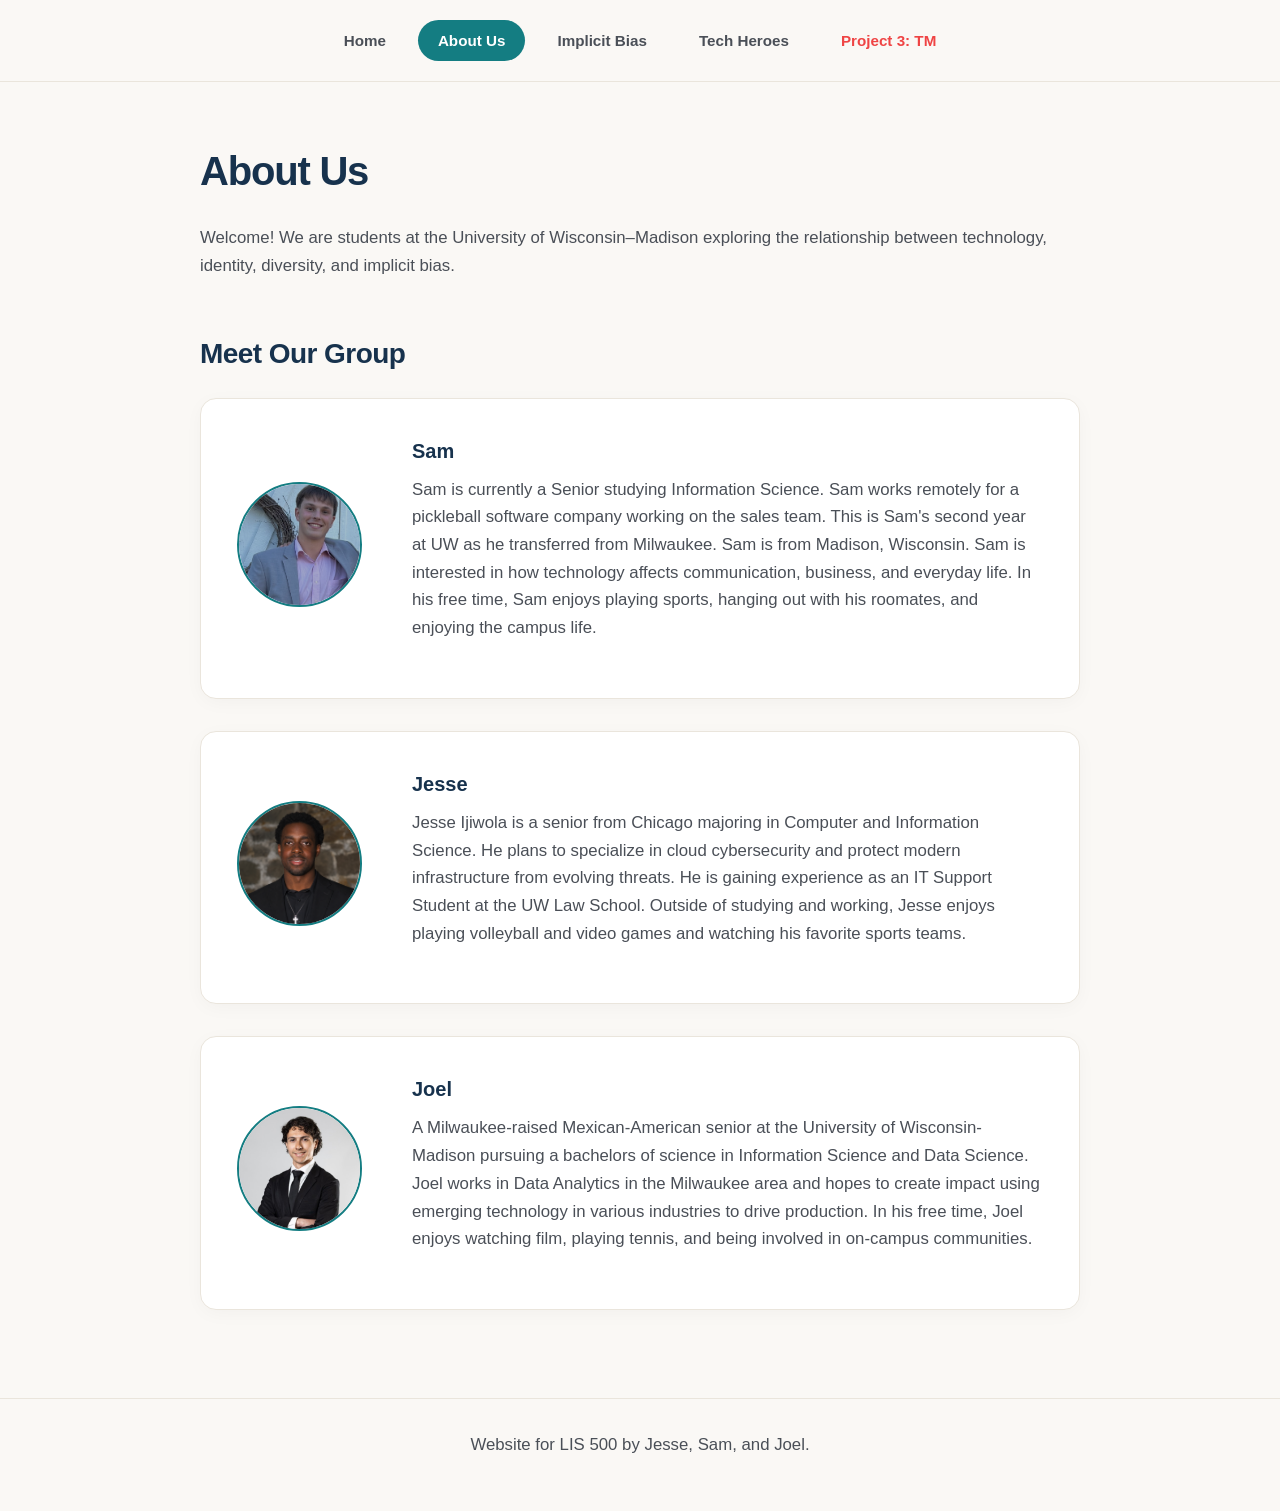
<file: about.html>
<!DOCTYPE html>
<html lang="en">

<head>
    <meta charset="UTF-8">
    <meta name="viewport" content="width=device-width, initial-scale=1.0">
    <title>About Us</title>
    <link rel="stylesheet" href="stylepage.css">
</head>

<body>

    <nav aria-label="Main navigation">
        <a href="index.html">Home</a>
        <a href="about.html" aria-current="page">About Us</a>
        <a href="implicitbias.html">Implicit Bias</a>
        <a href="techhero.html">Tech Heroes</a>
        <a href="Project 3 ML/index_project3.html" style="color: #ef4444;">Project 3: TM</a>
    </nav>

    <main>
        <h1>About Us</h1>

        <p>
            Welcome! We are students at the University of Wisconsin–Madison
            exploring the relationship between technology, identity, diversity,
            and implicit bias.
        </p>

        <h2>Meet Our Group</h2>

        <div class="team-member">
            <div class="member-photo">
                <img src="image0.png" alt="Portrait photo of Sam" class="circle-portrait sam-img">
            </div>
            <div class="member-info">
                <h3>Sam</h3>
                <p>
                    Sam is currently a Senior studying Information Science. Sam works remotely for a pickleball software company working on
                    the sales team. This is Sam's second year at UW as he transferred from Milwaukee. Sam is from Madison, Wisconsin. 
                    Sam is interested in how technology affects communication, business, and everyday life. 
                    In his free time, Sam enjoys playing sports, hanging out with his roomates, and enjoying the campus life.
                </p>
            </div>
        </div>

        <div class="team-member">
            <div class="member-photo">
                <img src="image2.png" alt="Portrait photo of Jesse" class="circle-portrait">
            </div>
            <div class="member-info">
                <h3>Jesse</h3>
                <p>
                    Jesse Ijiwola is a senior from Chicago majoring in Computer and Information Science. 
                    He plans to specialize in cloud cybersecurity and protect modern infrastructure from evolving threats. 
                    He is gaining experience as an IT Support Student at the UW Law School. 
                    Outside of studying and working, Jesse enjoys playing volleyball and video games and watching his favorite sports teams.
                </p>
            </div>
        </div>
            
        <div class="team-member">
            <div class="member-photo">
                <img src="image1.jpeg" alt="Portrait photo of Joel" class="circle-portrait">
            </div>
            <div class="member-info">
                <h3>Joel</h3>
                <p>
                    A Milwaukee-raised Mexican-American senior at the University of Wisconsin-Madison pursuing a bachelors of science in 
                    Information Science and Data Science. Joel works in Data Analytics in the Milwaukee area and 
                    hopes to create impact using emerging technology in various industries to drive production.  
                    In his free time, Joel enjoys watching film, playing tennis, and being involved in on-campus communities. 
                </p>
            </div>
        </div>

    </main>

      <footer>
        <p>Website for LIS 500 by Jesse, Sam, and Joel.</p>
    </footer>

    <!--
    ABOUT US PAGE
    This page introduces the members of our LIS 500 project group.
    It includes a short biography for each group member describing
    their academic background, interests, and experience. SW
    -->
</body>
</html>
</file>
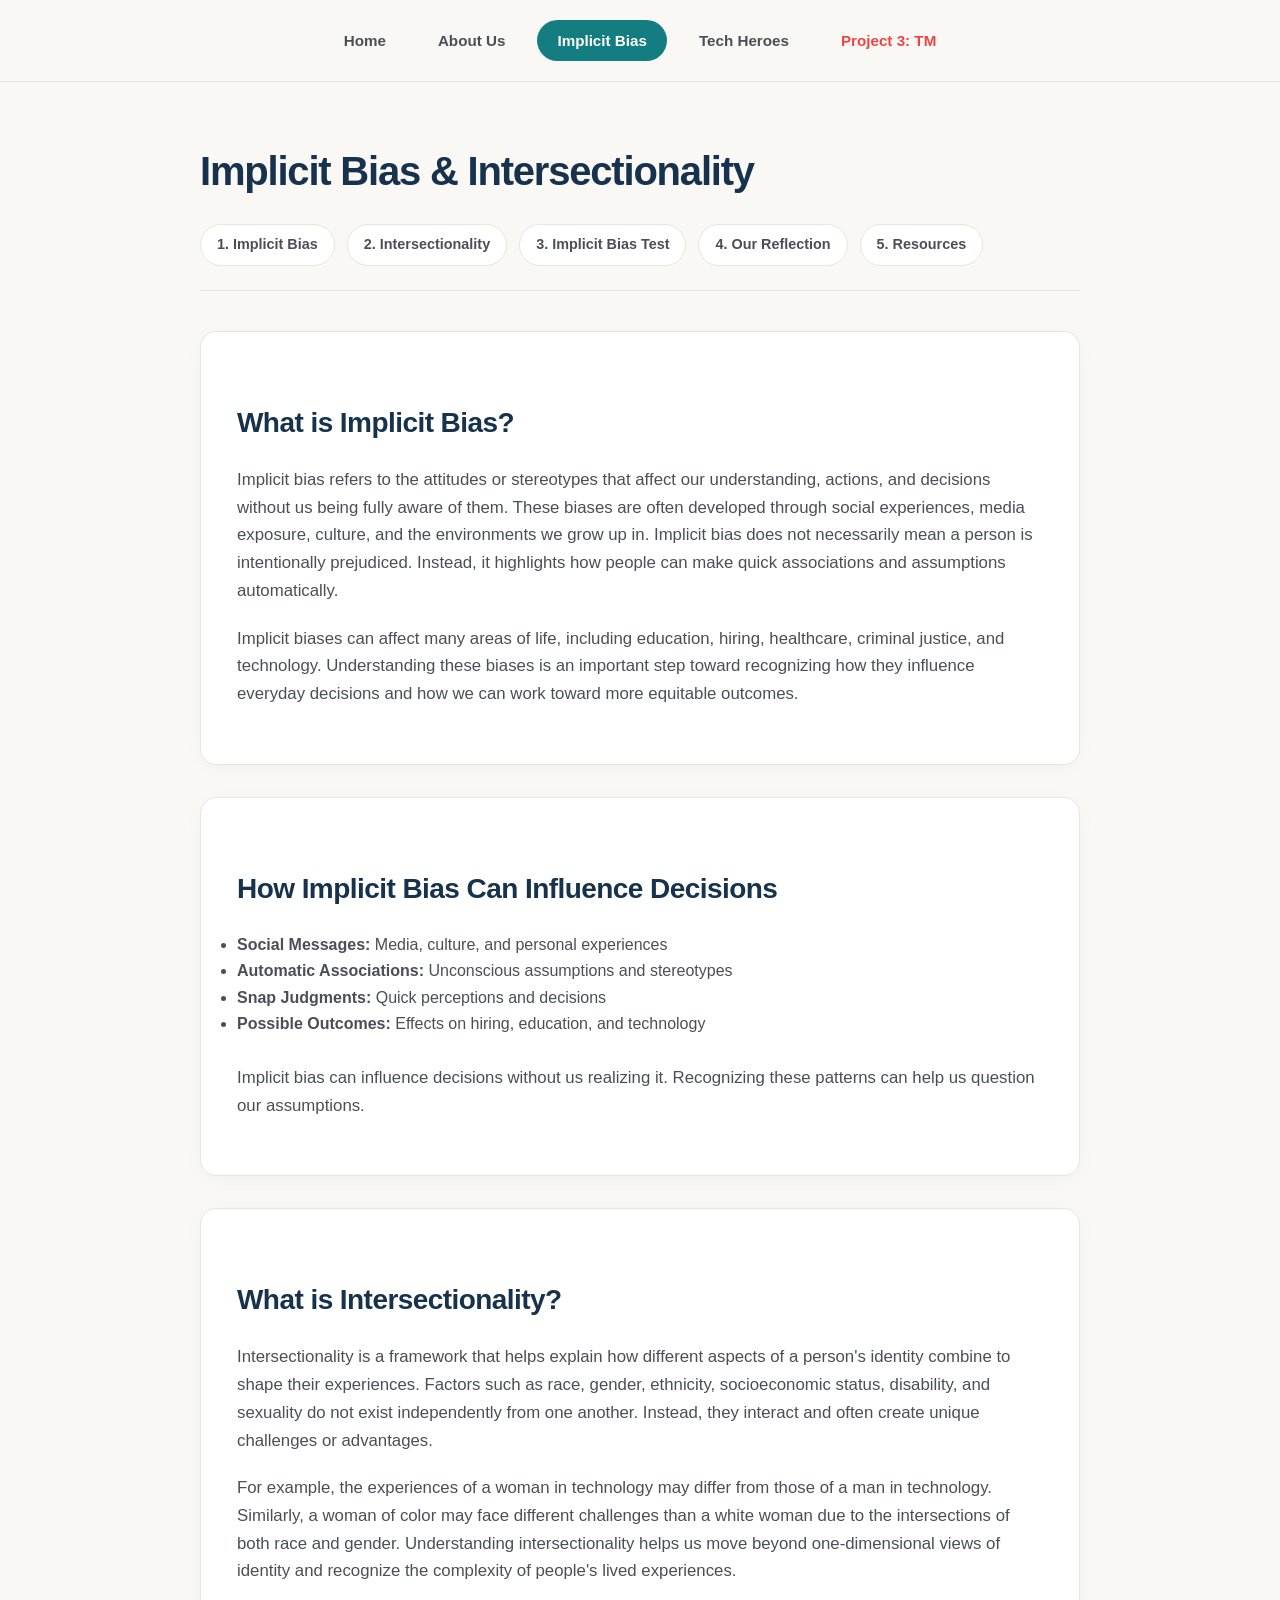
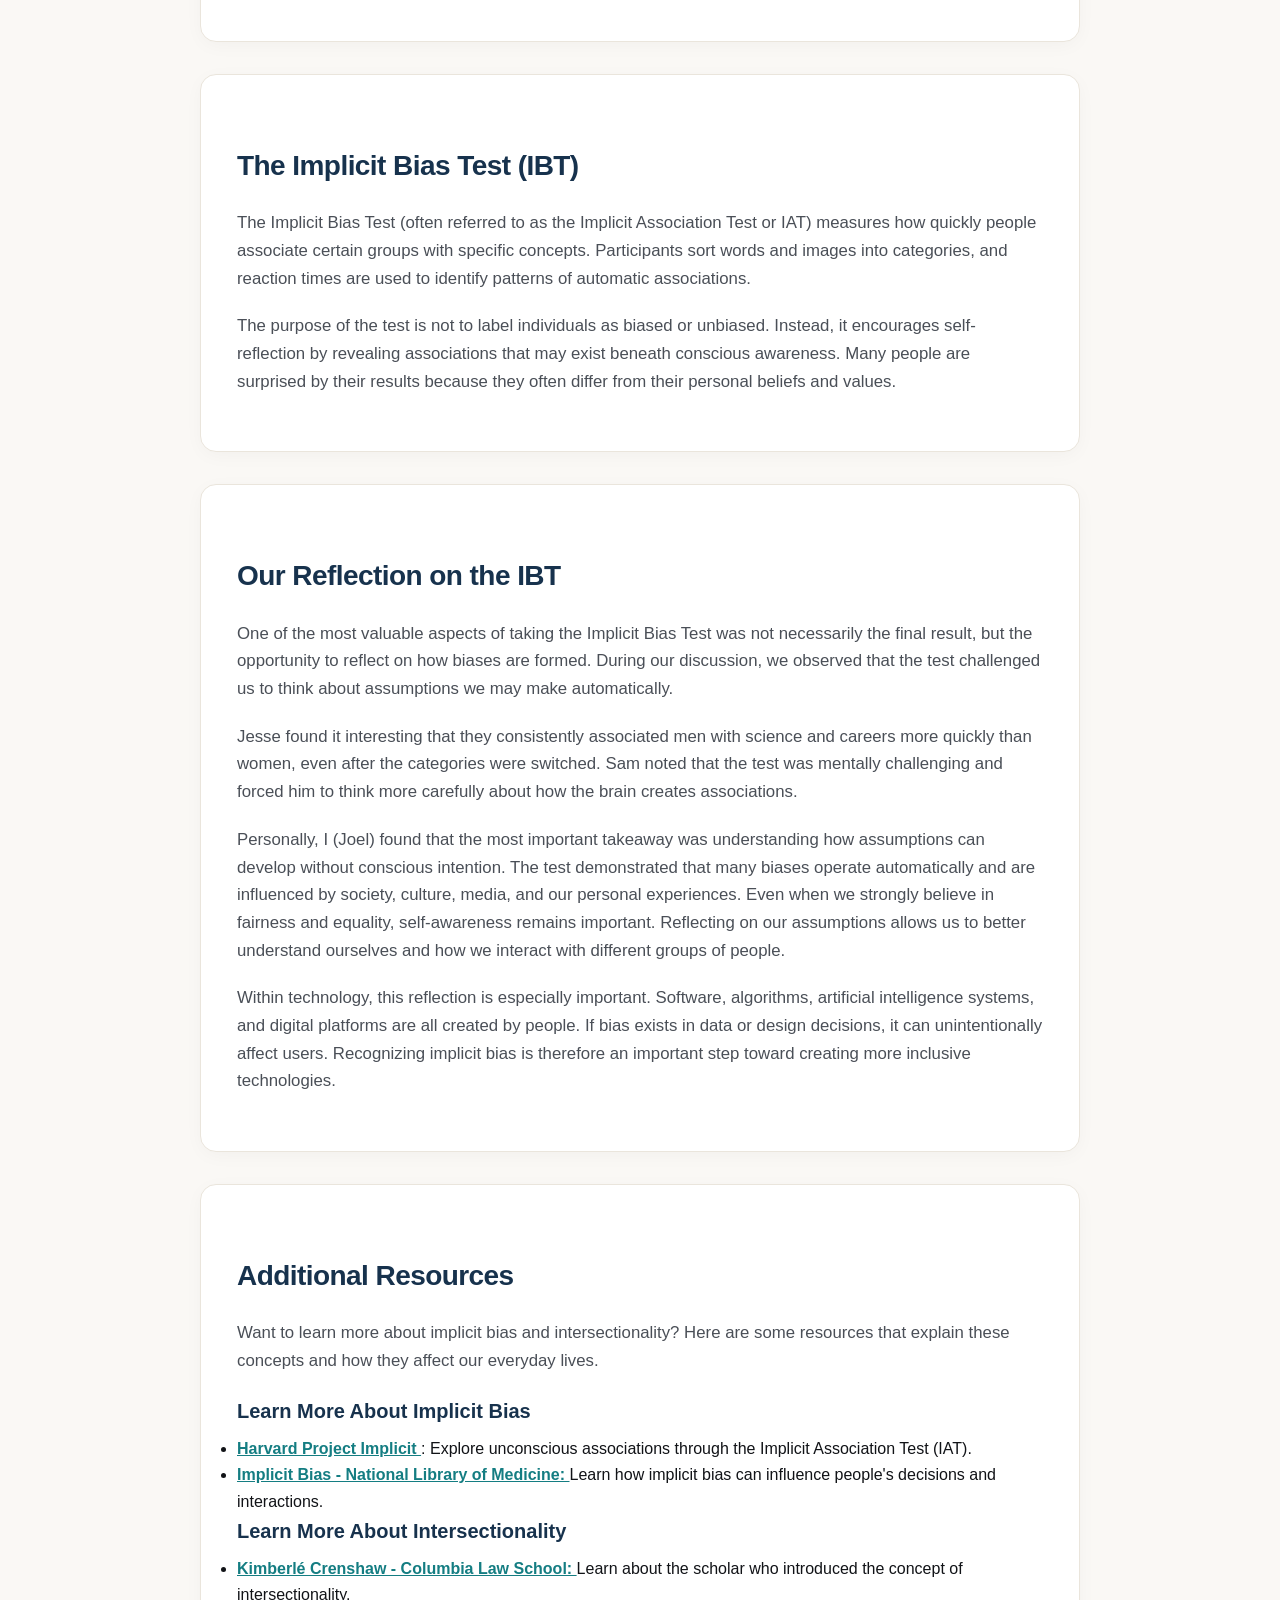
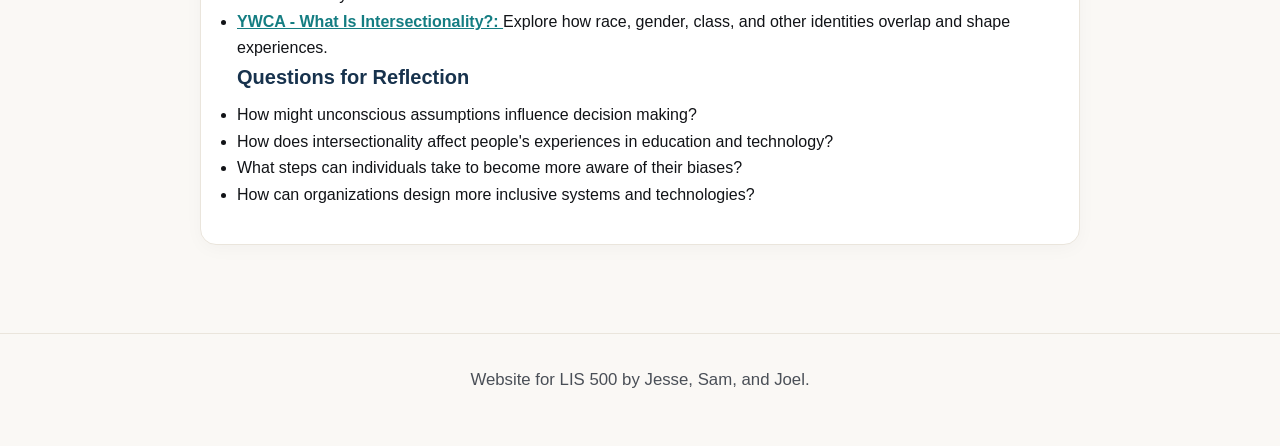
<file: implicitbias.html>
<!DOCTYPE html>
<html lang="en">
<head>
    <meta charset="UTF-8">
    <meta name="viewport" content="width=device-width, initial-scale=1.0">
    <title>Implicit Bias & Intersectionality</title>
    <link rel="stylesheet" href="stylepage.css">
</head>
<body>

    <nav aria-label="Main navigation">
        <a href="index.html">Home</a>
        <a href="about.html">About Us</a>
        <a href="implicitbias.html" aria-current="page">Implicit Bias</a>
        <a href="techhero.html">Tech Heroes</a>
        <a href="Project 3 ML/index_project3.html" style="color: #ef4444;">Project 3: TM</a>
    </nav>

    <main>
        <h1>Implicit Bias & Intersectionality</h1>

        <div class="section-links">
            <a href="#bias">1. Implicit Bias</a>
            <a href="#intersectionality">2. Intersectionality</a>
            <a href="#ibt">3. Implicit Bias Test</a>
            <a href="#reflection">4. Our Reflection</a>
            <a href="#resources">5. Resources</a>
        </div>

        <section id="bias">
            <h2>What is Implicit Bias?</h2>

            <p>
                Implicit bias refers to the attitudes or stereotypes that affect our understanding,
                actions, and decisions without us being fully aware of them. These biases are often
                developed through social experiences, media exposure, culture, and the environments
                we grow up in. Implicit bias does not necessarily mean a person is intentionally
                prejudiced. Instead, it highlights how people can make quick associations and
                assumptions automatically.
            </p>

            <p>
                Implicit biases can affect many areas of life, including education, hiring,
                healthcare, criminal justice, and technology. Understanding these biases is an
                important step toward recognizing how they influence everyday decisions and how
                we can work toward more equitable outcomes.
            </p>
        </section>

        <section id="diagram">
            <h2>How Implicit Bias Can Influence Decisions</h2>
            <ul>
                <li>
                    <strong>Social Messages:</strong> Media, culture, and personal experiences
                </li>
                <li>
                    <strong>Automatic Associations:</strong> Unconscious assumptions and stereotypes
                </li>
                <li>
                    <strong>Snap Judgments:</strong> Quick perceptions and decisions
                </li>
                <li>
                    <strong>Possible Outcomes:</strong> Effects on hiring, education, and technology
                </li>
            </ul>
            <br>
            <p>
                Implicit bias can influence decisions without us realizing it. Recognizing these patterns can help us question our assumptions.
            </p>
        </section>
            
        <section id="intersectionality">
            <h2>What is Intersectionality?</h2>

            <p>
                Intersectionality is a framework that helps explain how different aspects of a
                person's identity combine to shape their experiences. Factors such as race,
                gender, ethnicity, socioeconomic status, disability, and sexuality do not exist
                independently from one another. Instead, they interact and often create unique
                challenges or advantages.
            </p>

            <p>
                For example, the experiences of a woman in technology may differ from those of a
                man in technology. Similarly, a woman of color may face different challenges than
                a white woman due to the intersections of both race and gender. Understanding
                intersectionality helps us move beyond one-dimensional views of identity and
                recognize the complexity of people's lived experiences.
            </p>
        </section>

        <section id="ibt">
            <h2>The Implicit Bias Test (IBT)</h2>

            <p>
                The Implicit Bias Test (often referred to as the Implicit Association Test or IAT)
                measures how quickly people associate certain groups with specific concepts.
                Participants sort words and images into categories, and reaction times are used to
                identify patterns of automatic associations.
            </p>

            <p>
                The purpose of the test is not to label individuals as biased or unbiased.
                Instead, it encourages self-reflection by revealing associations that may exist
                beneath conscious awareness. Many people are surprised by their results because
                they often differ from their personal beliefs and values.
            </p>
        </section>

        <section id="reflection">
            <h2>Our Reflection on the IBT</h2>

            <p>
                One of the most valuable aspects of taking the Implicit Bias Test was not
                necessarily the final result, but the opportunity to reflect on how biases are
                formed. During our discussion, we observed that the test challenged us to think 
                about assumptions we may make automatically.
            </p>

            <p>
                Jesse found it interesting that they consistently associated men with
                science and careers more quickly than women, even after the categories were
                switched. Sam noted that the test was mentally challenging and forced him to
                think more carefully about how the brain creates associations.
            </p>

            <p>
                Personally, I (Joel) found that the most important takeaway was understanding how
                assumptions can develop without conscious intention. The test demonstrated that
                many biases operate automatically and are influenced by society, culture, media,
                and our personal experiences. Even when we strongly believe in fairness and
                equality, self-awareness remains important. Reflecting on our assumptions allows
                us to better understand ourselves and how we interact with different groups of
                people.
            </p>

            <p>
                Within technology, this reflection is especially important. Software, algorithms,
                artificial intelligence systems, and digital platforms are all created by people.
                If bias exists in data or design decisions, it can unintentionally affect users.
                Recognizing implicit bias is therefore an important step toward creating more
                inclusive technologies.
            </p>
        </section>

        <section id="resources">
            <h2>Additional Resources</h2>

            <p>
                Want to learn more about implicit bias and intersectionality?
                Here are some resources that explain these concepts and
                how they affect our everyday lives.
            </p>

            <h3>Learn More About Implicit Bias</h3>
            <ul>
                <li>
                    <a href="https://implicit.harvard.edu/implicit/"
                       target="_blank" rel="noopener noreferrer">
                        Harvard Project Implicit
                    </a>
                    : Explore unconscious associations through
                    the Implicit Association Test (IAT).
                </li>

                <li>
                    <a href="https://www.ncbi.nlm.nih.gov/sites/books/NBK589697/"
                       target="_blank" rel="noopener noreferrer">
                        Implicit Bias - National Library of Medicine:
                    </a>
                    Learn how implicit bias can influence
                    people's decisions and interactions.
                </li>
            </ul>

            <h3>Learn More About Intersectionality</h3>
            <ul>
                <li>
                    <a href="https://www.law.columbia.edu/faculty/kimberle-w-crenshaw"
                       target="_blank" rel="noopener noreferrer">
                        Kimberlé Crenshaw - Columbia Law School:
                    </a>
                    Learn about the scholar who introduced
                    the concept of intersectionality.
                </li>

                <li>
                    <a href="https://www.ywcaworks.org/blogs/ywca/what-is-intersectionality"
                       target="_blank" rel="noopener noreferrer">
                        YWCA - What Is Intersectionality?:
                    </a>
                    Explore how race, gender, class, and other
                    identities overlap and shape experiences.
                </li>
            </ul>

            <h3>Questions for Reflection</h3>

            <ul>
                <li>How might unconscious assumptions influence decision making?</li>
                <li>How does intersectionality affect people's experiences in education and technology?</li>
                <li>What steps can individuals take to become more aware of their biases?</li>
                <li>How can organizations design more inclusive systems and technologies?</li>
            </ul>
        </section>

    </main>

      <footer>
        <p>Website for LIS 500 by Jesse, Sam, and Joel.</p>
    </footer>

<!-- This page was designed to function as an educational resource guide for
college students who may be encountering concepts such as implicit bias,
intersectionality, and the Implicit Bias Test for the first time. The page
uses section-based navigation similar to university library research guides
so users can quickly locate information. Semantic HTML elements such as
header, nav, main, section, and footer were chosen to improve organization,
accessibility, and readability. External links were included to direct
students toward credible educational resources for further learning.
The content combines factual explanations with personal reflection from our
group discussion about the Implicit Bias Test. This reflection was included
because the assignment requires original engagement with the material rather
than simply providing definitions. The overall goal of this page is to help
first-year students understand how implicit bias and intersectionality can
influence social experiences and technology while encouraging thoughtful
self-reflection. JK -->
</body>
</html>
</file>
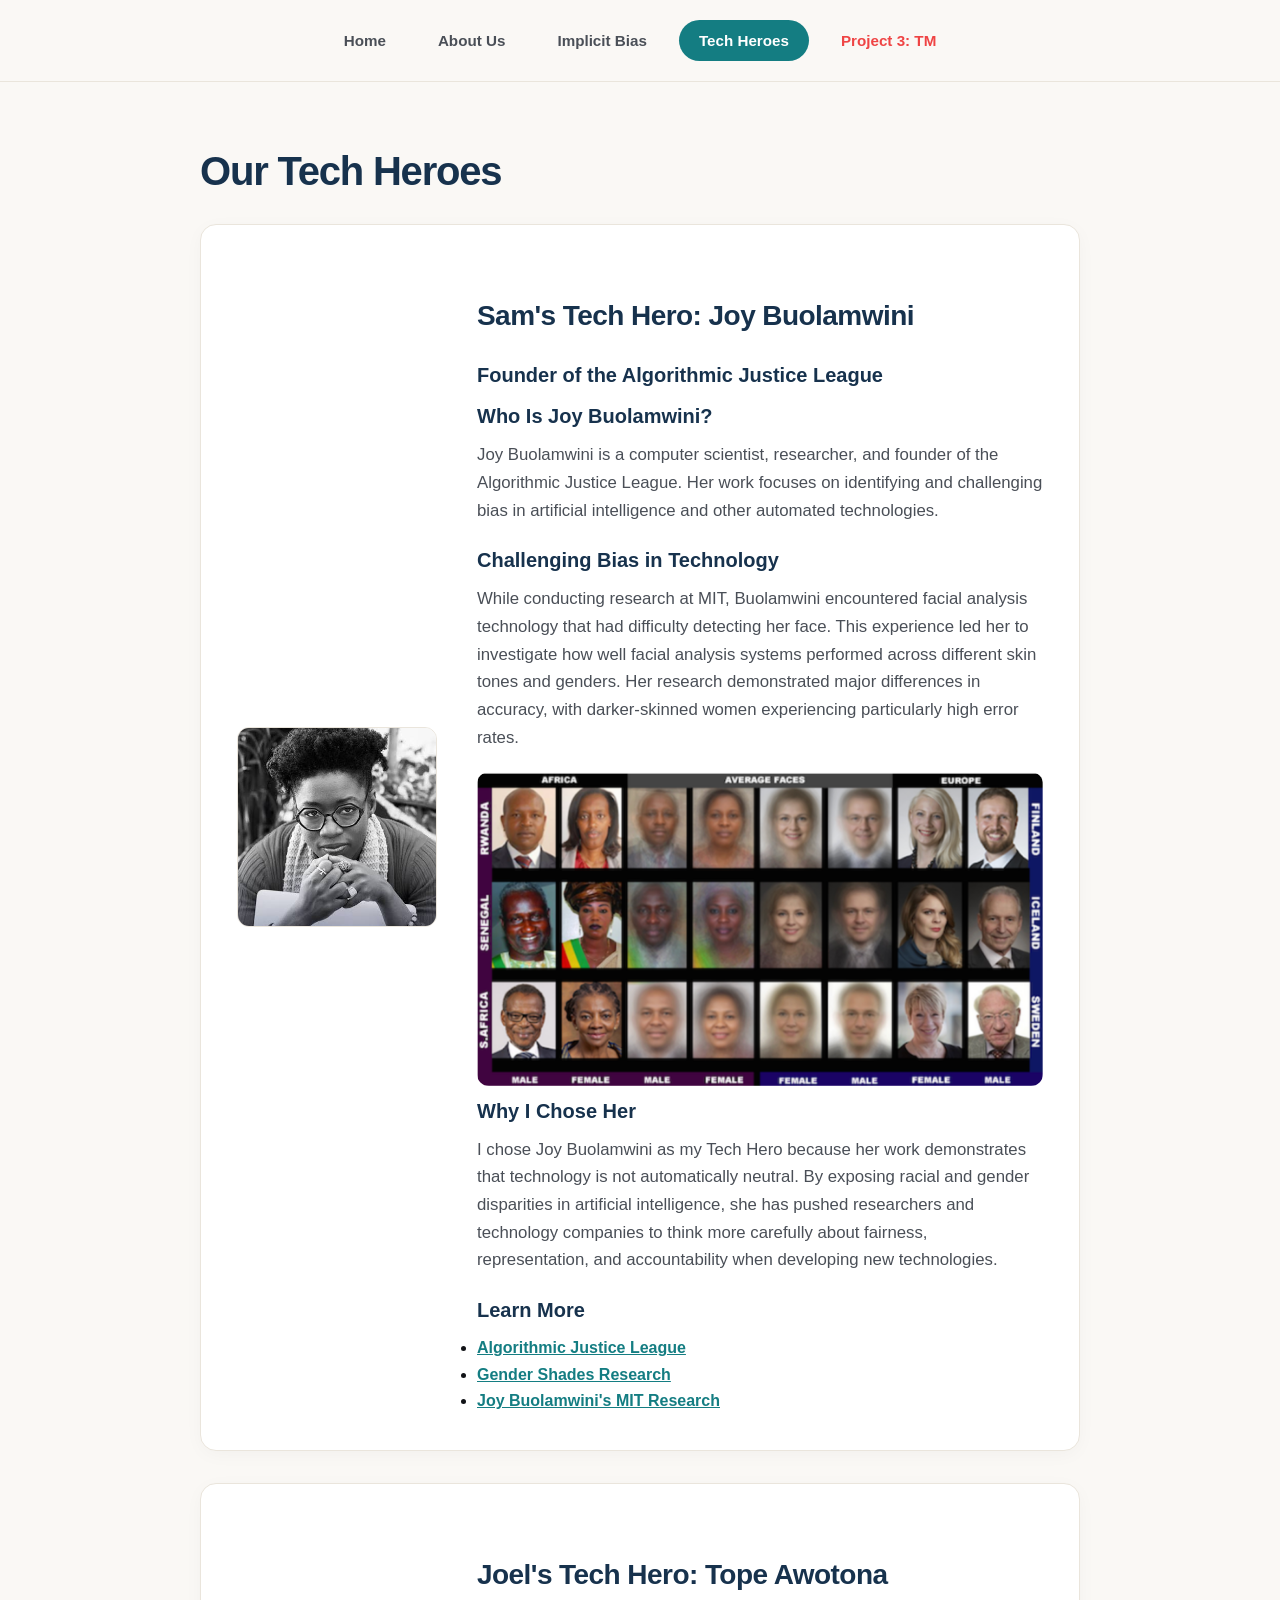
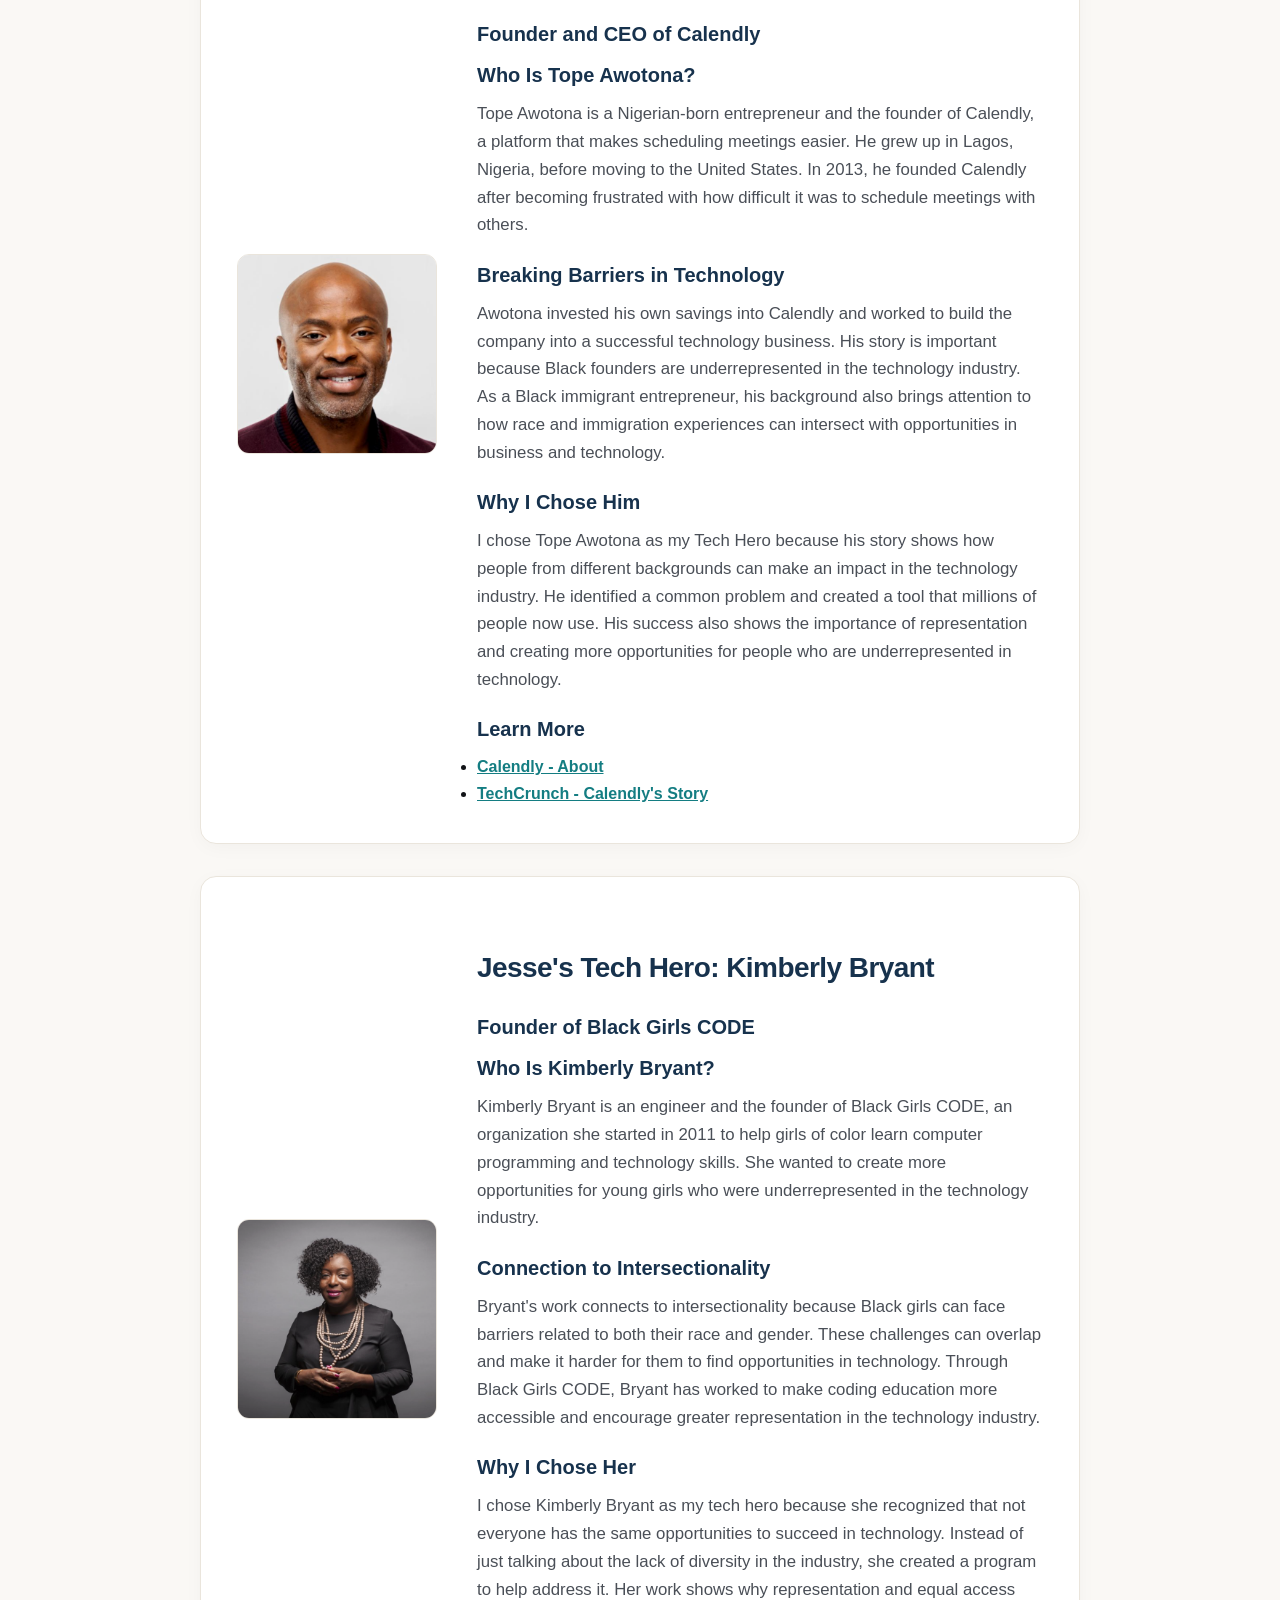
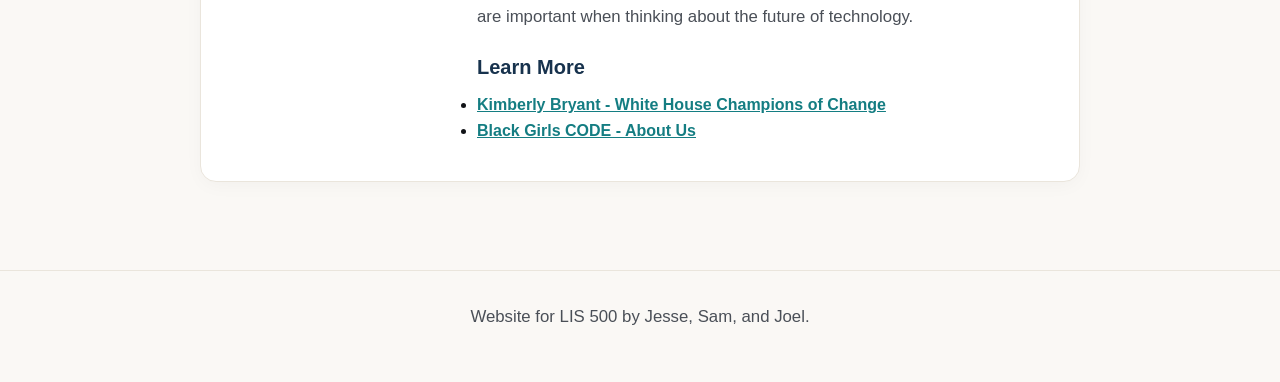
<file: techhero.html>
<!DOCTYPE html>
<html lang="en">

<head>
    <meta charset="UTF-8">
    <meta name="viewport" content="width=device-width, initial-scale=1.0">
    <title>Our Tech Heroes</title>
    <link rel="stylesheet" href="stylepage.css">
</head>

<body>

    <nav aria-label="Main navigation">
        <a href="index.html">Home</a>
        <a href="about.html">About Us</a>
        <a href="implicitbias.html">Implicit Bias</a>
        <a href="techhero.html" aria-current="page">Tech Heroes</a>
        <a href="Project 3 ML/index_project3.html" style="color: #ef4444;">Project 3: TM</a>
    </nav>

    <main>

        <h1>Our Tech Heroes</h1>

        <!-- Sam's Tech Hero -->
        <section class="hero-profile">
            <div class="hero-image-col">
                <img src="joy-buolamwini.jpeg"
                     alt="Portrait of Joy Buolamwini"
                     class="hero-portrait">
            </div>
            
            <div class="hero-bio-col">
                <h2>Sam's Tech Hero: Joy Buolamwini</h2>
                <h3>Founder of the Algorithmic Justice League</h3>

                <h3>Who Is Joy Buolamwini?</h3>
                <p>
                    Joy Buolamwini is a computer scientist, researcher, and founder
                    of the Algorithmic Justice League. Her work focuses on identifying
                    and challenging bias in artificial intelligence and other
                    automated technologies.
                </p>

                <h3>Challenging Bias in Technology</h3>
                <p>
                    While conducting research at MIT, Buolamwini encountered facial
                    analysis technology that had difficulty detecting her face. This
                    experience led her to investigate how well facial analysis systems
                    performed across different skin tones and genders. Her research
                    demonstrated major differences in accuracy, with darker-skinned
                    women experiencing particularly high error rates.
                </p>

                <img src="Screenshot 2026-10-05 at 16.56.56.png"
                     alt="Faces illustrating differences across gender and geographic groups"
                     class="research-image">

                <h3>Why I Chose Her</h3>
                <p>
                    I chose Joy Buolamwini as my Tech Hero because her work
                    demonstrates that technology is not automatically neutral.
                    By exposing racial and gender disparities in artificial
                    intelligence, she has pushed researchers and technology companies
                    to think more carefully about fairness, representation, and
                    accountability when developing new technologies.
                </p>

                <h3>Learn More</h3>
                <ul>
                    <li>
                        <a href="https://www.ajl.org/" target="_blank" rel="noopener noreferrer">
                            Algorithmic Justice League
                        </a>
                    </li>
                    <li>
                        <a href="https://www.media.mit.edu/projects/gender-shades/overview/" target="_blank" rel="noopener noreferrer">
                            Gender Shades Research
                        </a>
                    </li>
                    <li>
                        <a href="https://www.media.mit.edu/publications/full-gender-shades-thesis-17/" target="_blank" rel="noopener noreferrer">
                            Joy Buolamwini's MIT Research
                        </a>
                    </li>
                </ul>
            </div>
        </section>

        <!-- Joel's Tech Hero -->
        <section class="hero-profile">
            <div class="hero-image-col">
                <img src="Screenshot 2026-10-12 at 22.50.38.png"
                     alt="Portrait of Tope Awotona"
                     class="hero-portrait">
            </div>
            
            <div class="hero-bio-col">
                <h2>Joel's Tech Hero: Tope Awotona</h2>
                <h3>Founder and CEO of Calendly</h3>

                <h3>Who Is Tope Awotona?</h3>
                <p>
                    Tope Awotona is a Nigerian-born entrepreneur and the founder
                    of Calendly, a platform that makes scheduling meetings easier.
                    He grew up in Lagos, Nigeria, before moving to the United
                    States. In 2013, he founded Calendly after becoming frustrated
                    with how difficult it was to schedule meetings with others.
                </p>

                <h3>Breaking Barriers in Technology</h3>
                <p>
                    Awotona invested his own savings into Calendly and worked
                    to build the company into a successful technology business.
                    His story is important because Black founders are
                    underrepresented in the technology industry. As a Black
                    immigrant entrepreneur, his background also brings attention
                    to how race and immigration experiences can intersect
                    with opportunities in business and technology.
                </p>

                <h3>Why I Chose Him</h3>
                <p>
                    I chose Tope Awotona as my Tech Hero because his story
                    shows how people from different backgrounds can make an
                    impact in the technology industry. He identified a common
                    problem and created a tool that millions of people now use.
                    His success also shows the importance of representation
                    and creating more opportunities for people who are
                    underrepresented in technology.
                </p>

                <h3>Learn More</h3>
                <ul>
                    <li>
                        <a href="https://calendly.com/about/" target="_blank" rel="noopener noreferrer">
                            Calendly - About
                        </a>
                    </li>
                    <li>
                        <a href="https://techcrunch.com/2021/01/26/how-atlantas-calendly-turned-a-scheduling-nightmare-into-a-3b-startup/" target="_blank" rel="noopener noreferrer">
                            TechCrunch - Calendly's Story
                        </a>
                    </li>
                </ul>
            </div>
        </section>

        <!-- Jesse's Tech Hero -->
        <section class="hero-profile">
            <div class="hero-image-col">
                <img src="Screenshot 2026-10-12 at 22.50.54.png"
                     alt="Portrait of Kimberly Bryant"
                     class="hero-portrait">
            </div>
            
            <div class="hero-bio-col">
                <h2>Jesse's Tech Hero: Kimberly Bryant</h2>
                <h3>Founder of Black Girls CODE</h3>

                <h3>Who Is Kimberly Bryant?</h3>
                <p>
                    Kimberly Bryant is an engineer and the founder of Black Girls
                    CODE, an organization she started in 2011 to help girls of
                    color learn computer programming and technology skills.
                    She wanted to create more opportunities for young girls
                    who were underrepresented in the technology industry.
                </p>

                <h3>Connection to Intersectionality</h3>
                <p>
                    Bryant's work connects to intersectionality because Black
                    girls can face barriers related to both their race and
                    gender. These challenges can overlap and make it harder
                    for them to find opportunities in technology. Through
                    Black Girls CODE, Bryant has worked to make coding
                    education more accessible and encourage greater
                    representation in the technology industry.
                </p>

                <h3>Why I Chose Her</h3>
                <p>
                    I chose Kimberly Bryant as my tech hero because she
                    recognized that not everyone has the same opportunities
                    to succeed in technology. Instead of just talking about
                    the lack of diversity in the industry, she created a
                    program to help address it. Her work shows why
                    representation and equal access are important when
                    thinking about the future of technology.
                </p>

                <h3>Learn More</h3>
                <ul>
                    <li>
                        <a href="https://obamawhitehouse.archives.gov/champions/tech-inclusion/kimberly-bryant" target="_blank" rel="noopener noreferrer">
                            Kimberly Bryant - White House Champions of Change
                        </a>
                    </li>
                    <li>
                        <a href="https://www.wearebgc.org/about-us" target="_blank" rel="noopener noreferrer">
                            Black Girls CODE - About Us
                        </a>
                    </li>
                </ul>
            </div>
        </section>

    </main>

    <footer>
        <p>Website for LIS 500 by Jesse, Sam, and Joel.</p>
    </footer>

    <!-- This page profiles Joy Buolamwini and her work addressing
    racial and gender bias in artificial intelligence. It discusses
    her research, the Algorithmic Justice League, and why her work
    represents an important example of advancing equity in technology. SW -->
</body>

</html>
</file>
<file: stylepage.css>
/* 
FIRST ITERATION
The purpose of the stylesheet is to give every page in the project a consistent look to avoid using inline CSS. 
I chose a whitish backdrop and card containers, with a dark header navigation bar that stands out. When it comes to our font and color choices, 
I ran them through the WAVE accessibility extension to be certain we are in compliance with WCAG AA guidelines. I used high-contrast text 
which is essential whether it is on the dark header or the white of the cards. For a responsive design, the main container is built 
with fluid image sizing, margins and proportional maximum widths so it will hold up on any screen. All navigation links have been given 
clear hover transitions and focus indicators for the benefit of keyboard and screen-reader users. JI */

/* 
SECOND ITERATION
For the final iteration, I incoroprated the feedback I received from my TA and peers. I have redesigned the site’s visual identity to be more creative and interactive.
Using the Advee site as inspiration, I implemented a cream sandish and navy/black color scheme. I have structured the interface using a sand background
together with white content cards and thin, but noticibale borders to provide division between contnent blocks. I used teal and navy colors as focused interactive elements 
in navigation pills, image borders, and category tags. All fonts and typography is modern. And again, for a responsive design, the main container is built 
with fluid image sizing, margins and proportional maximum widths so it will hold up on any screen. All navigation links have been given 
clear hover transitions and focus indicators for the benefit of keyboard and screen-reader users. Using the WAVE accessibility extension, I have ensured compliance with WCAG AA guidelines. JI */


:root {
    --bg-page: #faf8f5;             
    --bg-card: #ffffff;                    
    
    --text-main: #111317;          
    --text-body: #4a4f57;           
    
    --accent-teal: #147d82;         
    --accent-navy: #17324d;         
    --accent-light: #eef6f6;        
    
    --divider: #eae5dc;
    --radius-of-pill: 9999px;
    --shadow-soft: 0 4px 20px -2px rgba(17, 19, 23, 0.04);
}

* {
    box-sizing: border-box;
    margin: 0;
    padding: 0;
}

body {
    font-family: 'Plus Jakarta Sans', -apple-system, BlinkMacSystemFont, sans-serif;
    line-height: 1.65;
    color: var(--text-main);
    background-color: var(--bg-page);
    min-height: 100vh;
    display: flex;
    flex-direction: column;
}

/* Nav Bar */
nav {
    background-color: var(--bg-page);
    border-bottom: 1px solid var(--divider);
    padding: 1.25rem 2rem;
    display: flex;
    justify-content: center;
    gap: 0.75rem;
    position: sticky;
    top: 0;
    z-index: 100;
}

nav a {
    color: var(--text-body);
    text-decoration: none;
    font-weight: 600;
    font-size: 0.95rem;
    padding: 0.5rem 1.25rem;
    border-radius: var(--radius-of-pill);
    transition: all 0.2s ease;
}

nav a:hover {
    background-color: var(--bg-card);
    color: var(--text-main);
}

nav a[aria-current="page"] {
    background-color: var(--accent-teal);
    color: #ffffff;
}

/* Main Layout */
main {
    display: flex;
    flex-direction: column;
    max-width: 880px;
    width: 90%;
    margin: 3.5rem auto;
    flex: 1;
}

h1 {
    font-size: 2.5rem;
    font-weight: 800;
    letter-spacing: -0.03em;
    color: var(--accent-navy);
    margin-bottom: 1.25rem;
}

h2 {
    font-size: 1.75rem;
    font-weight: 700;
    letter-spacing: -0.02em;
    color: var(--accent-navy);
    margin-top: 2rem;
    margin-bottom: 1.25rem;
}

h3 {
    font-size: 1.25rem;
    color: var(--accent-navy);
    margin-bottom: 0.5rem;
}

p {
    font-size: 1.05rem;
    color: var(--text-body);
    margin-bottom: 1.25rem;
}

a {
    color: var(--accent-teal);
    font-weight: 600;
}

a:hover {
    color: var(--accent-navy);
}

/* Card Sections */
section, 
.team-member, 
.hero-profile,
.bias-visual {
    background-color: var(--bg-card);
    border: 1px solid var(--divider);
    border-radius: 16px;
    padding: 2.25rem;
    margin-bottom: 2rem;
    box-shadow: var(--shadow-soft);
    transition: transform 0.2s ease, border-color 0.2s ease;
}

section:hover, 
.team-member:hover, 
.hero-profile:hover {
    border-color: var(--accent-teal);
    transform: translateY(-2px);
}

/* 5. Team Members */
.team-member {
    display: flex;
    align-items: center;
    gap: 2.5rem;
}

.member-photo {
    flex: 0 0 135px;
}

.circle-portrait {
    width: 125px;
    height: 125px;
    border-radius: 50%;
    object-fit: cover;
    border: 2px solid var(--accent-teal);
}

.sam-img {
    object-position: 50% 12%;
}

.member-info flex {
    flex: 1;
}

/* 6. Tech Heroes */
.hero-profile {
    display: flex;
    gap: 2.5rem;
    align-items: center;
}

.hero-image-col {
    flex: 0 0 200px;
    text-align: center;
}

.hero-portrait {
    width: 200px;
    height: 200px;
    object-fit: cover;
    border-radius: 12px;
    border: 1px solid var(--divider);
    margin-bottom: 0.75rem;
}

.hero-badge {
    background-color: var(--accent-light);
    color: var(--accent-teal);
    font-size: 0.75rem;
    font-weight: 700;
    text-transform: uppercase;
    padding: 0.35rem 0.75rem;
    border-radius: var(--radius-of-pill);
}

/* 7. Implicit Bias Resources */
.section-links {
    display: flex;
    flex-wrap: wrap;
    gap: 0.75rem;
    margin-bottom: 2.5rem;
    padding-bottom: 1.5rem;
    border-bottom: 1px solid var(--divider);
}

.section-links a {
    background-color: var(--bg-card);
    border: 1px solid var(--divider);
    color: var(--text-body);
    padding: 0.5rem 1rem;
    border-radius: var(--radius-of-pill);
    text-decoration: none;
    font-size: 0.9rem;
}

.section-links a:hover {
    background-color: var(--accent-navy);
    color: #ffffff;
    border-color: var(--accent-navy);
}

.bias-steps {
    display: grid;
    grid-template-columns: repeat(2, 1fr);
    gap: 1.5rem;
}

.bias-step {
    background-color: var(--bg-page);
    border: 1px solid var(--divider);
    border-radius: 12px;
    padding: 1.5rem;
}

.step-number {
    display: inline-flex;
    align-items: center;
    justify-content: center;
    width: 32px;
    height: 32px;
    background-color: var(--accent-navy);
    color: #ffffff;
    border-radius: 50%;
    font-weight: 700;
    margin-bottom: 0.75rem;
}

/* Images */
img {
    max-width: 100%;
    border-radius: 12px;
}

figcaption {
    text-align: center;
    font-size: 0.9rem;
    color: var(--text-body);
    margin-top: 0.5rem;
}
/* Footer */
footer {
    text-align: center;
    padding: 2rem;
    border-top: 1px solid var(--divider);
    color: var(--text-body);
    font-size: 0.9rem;
}

/* Fixes the weird issue where the header was turning gray*/
#diagram p,
#diagram ol,
#diagram li,
#diagram strong {
    color: #4a4f57; 
}
</file>
